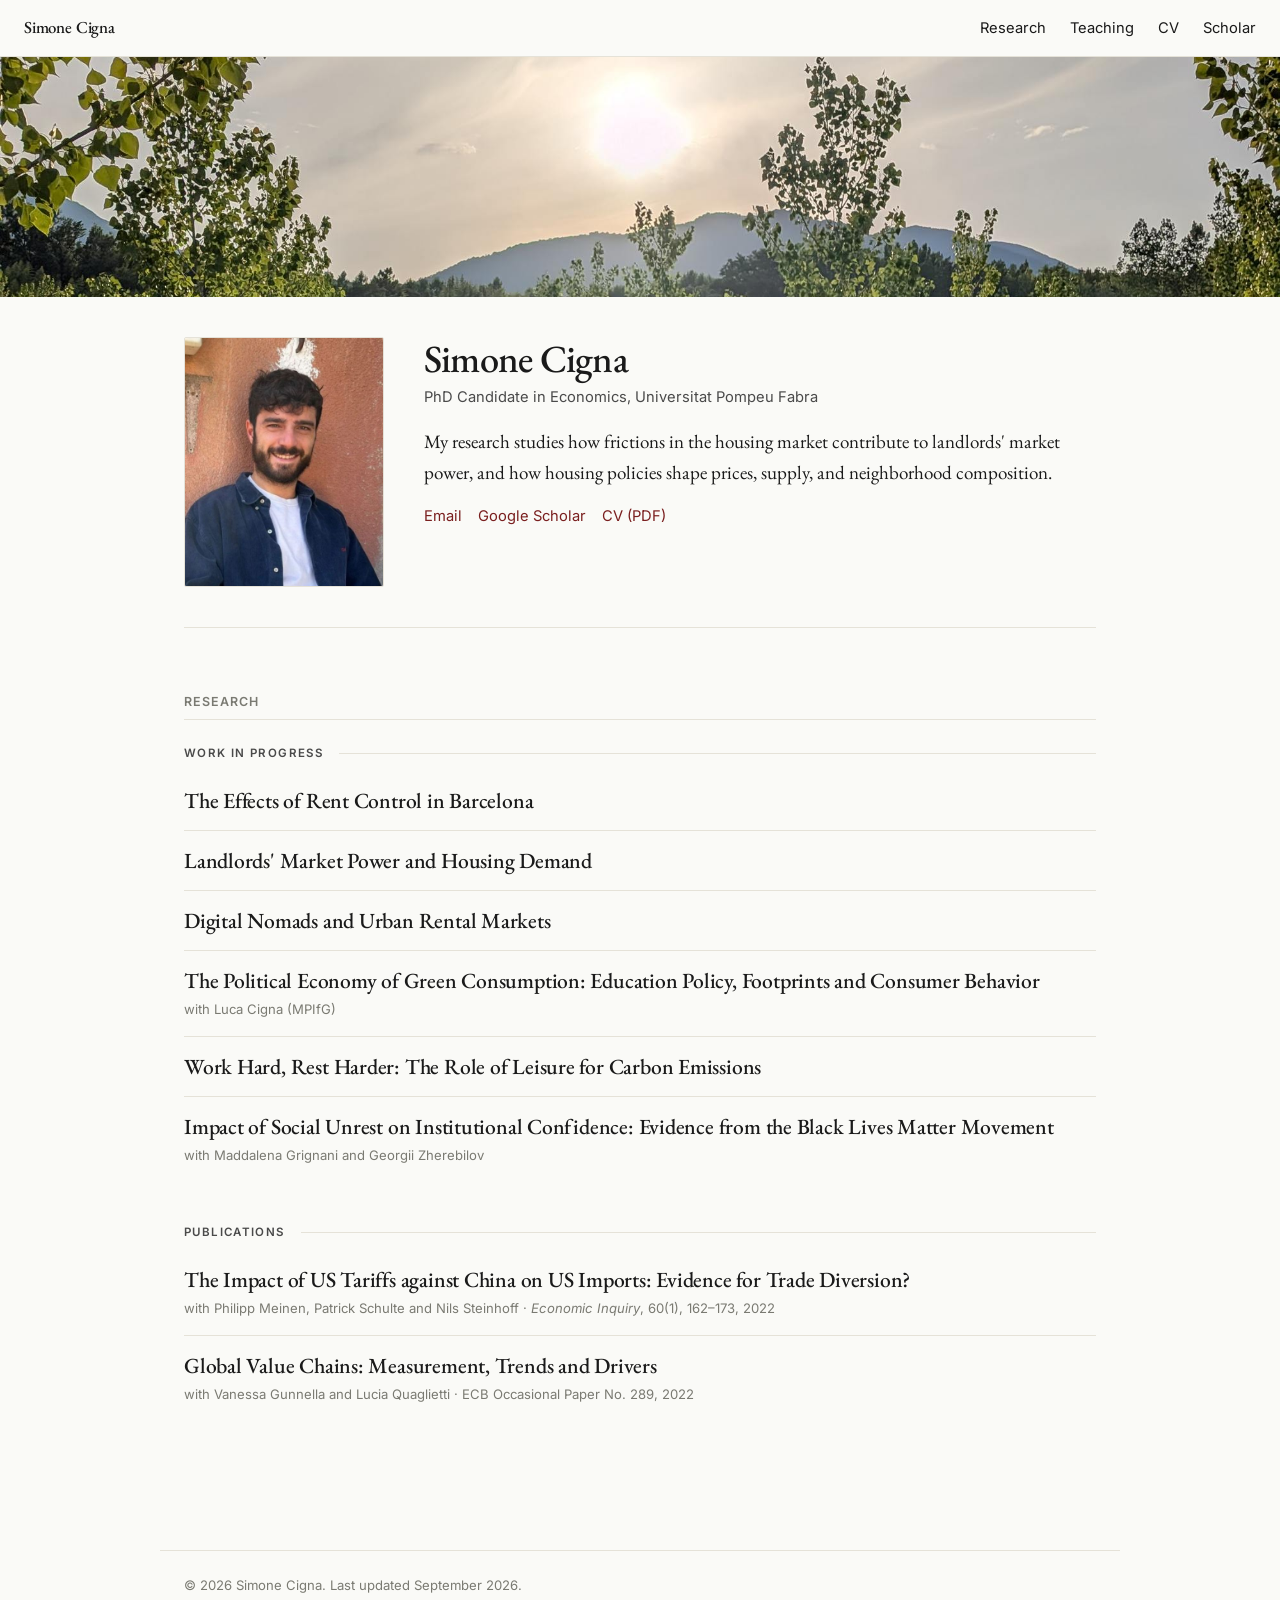
<file: index.html>
<!doctype html>
<html lang="en">
<head>
  <meta charset="utf-8" />
  <meta name="viewport" content="width=device-width, initial-scale=1" />
  <title>Simone Cigna — Urban Economist</title>
  <meta name="description" content="Personal website of Simone Cigna, PhD candidate in economics at Universitat Pompeu Fabra." />
  <link rel="preconnect" href="https://fonts.googleapis.com" />
  <link rel="preconnect" href="https://fonts.gstatic.com" crossorigin />
  <link href="https://fonts.googleapis.com/css2?family=EB+Garamond:ital,wght@0,400;0,500;0,600;1,400&family=Inter:wght@400;500;600&display=swap" rel="stylesheet" />
  <link rel="stylesheet" href="style.css" />
</head>
<body>
  <nav class="topnav">
    <a href="#top" class="brand">Simone Cigna</a>
    <ul>
      <li><a href="#research">Research</a></li>
      <li><a href="teaching.html">Teaching</a></li>
      <li><a href="assets/cv.pdf">CV</a></li>
      <li><a href="https://scholar.google.com/citations?user=DBjdijIAAAAJ">Scholar</a></li>
    </ul>
  </nav>

  <img id="top" class="banner" src="assets/banner.jpg" alt="Sun setting over rows of young poplar trees, with mountains in the distance" />

  <main>
    <header class="intro">
      <img class="headshot" src="assets/photo.jpg" alt="Portrait of Simone Cigna" />
      <div class="intro-text">
        <h1>Simone Cigna</h1>
        <p class="affiliation">PhD Candidate in Economics, Universitat Pompeu Fabra</p>
        <p>
          My research studies how frictions in the housing market contribute to
          landlords' market power, and how housing policies shape prices, supply,
          and neighborhood composition.
        </p>
        <ul class="contact">
          <li><a href="mailto:simone.cigna@upf.edu">Email</a></li>
          <li><a href="https://scholar.google.com/citations?user=DBjdijIAAAAJ">Google&nbsp;Scholar</a></li>
          <li><a href="assets/cv.pdf">CV (PDF)</a></li>
        </ul>
      </div>
    </header>

    <section id="research">
      <h2>Research</h2>

      <h3 class="subsection-label">Work in Progress</h3>

      <article class="paper">
        <div class="paper-body">
          <h3>The Effects of Rent Control in Barcelona</h3>
        </div>
      </article>

      <article class="paper">
        <div class="paper-body">
          <h3>Landlords' Market Power and Housing Demand</h3>
        </div>
      </article>

      <article class="paper">
        <div class="paper-body">
          <h3>Digital Nomads and Urban Rental Markets</h3>
        </div>
      </article>

      <article class="paper">
        <div class="paper-body">
          <h3>The Political Economy of Green Consumption: Education Policy, Footprints and Consumer Behavior</h3>
          <p class="meta">with Luca Cigna (MPIfG)</p>
        </div>
      </article>

      <article class="paper">
        <div class="paper-body">
          <h3>Work Hard, Rest Harder: The Role of Leisure for Carbon Emissions</h3>
        </div>
      </article>

      <article class="paper">
        <div class="paper-body">
          <h3>Impact of Social Unrest on Institutional Confidence: Evidence from the Black Lives Matter Movement</h3>
          <p class="meta">with Maddalena Grignani and Georgii Zherebilov</p>
        </div>
      </article>

      <h3 class="subsection-label">Publications</h3>

      <article class="paper">
        <div class="paper-body">
          <h3>The Impact of US Tariffs against China on US Imports: Evidence for Trade Diversion?</h3>
          <p class="meta">with Philipp Meinen, Patrick Schulte and Nils Steinhoff · <em>Economic Inquiry</em>, 60(1), 162–173, 2022</p>
        </div>
      </article>

      <article class="paper">
        <div class="paper-body">
          <h3>Global Value Chains: Measurement, Trends and Drivers</h3>
          <p class="meta">with Vanessa Gunnella and Lucia Quaglietti · ECB Occasional Paper No. 289, 2022</p>
        </div>
      </article>
    </section>
  </main>

  <footer>
    <p>© <span id="year">2026</span> Simone Cigna. Last updated September 2026.</p>
  </footer>

  <script>
    document.getElementById('year').textContent = new Date().getFullYear();
  </script>
</body>
</html>
</file>
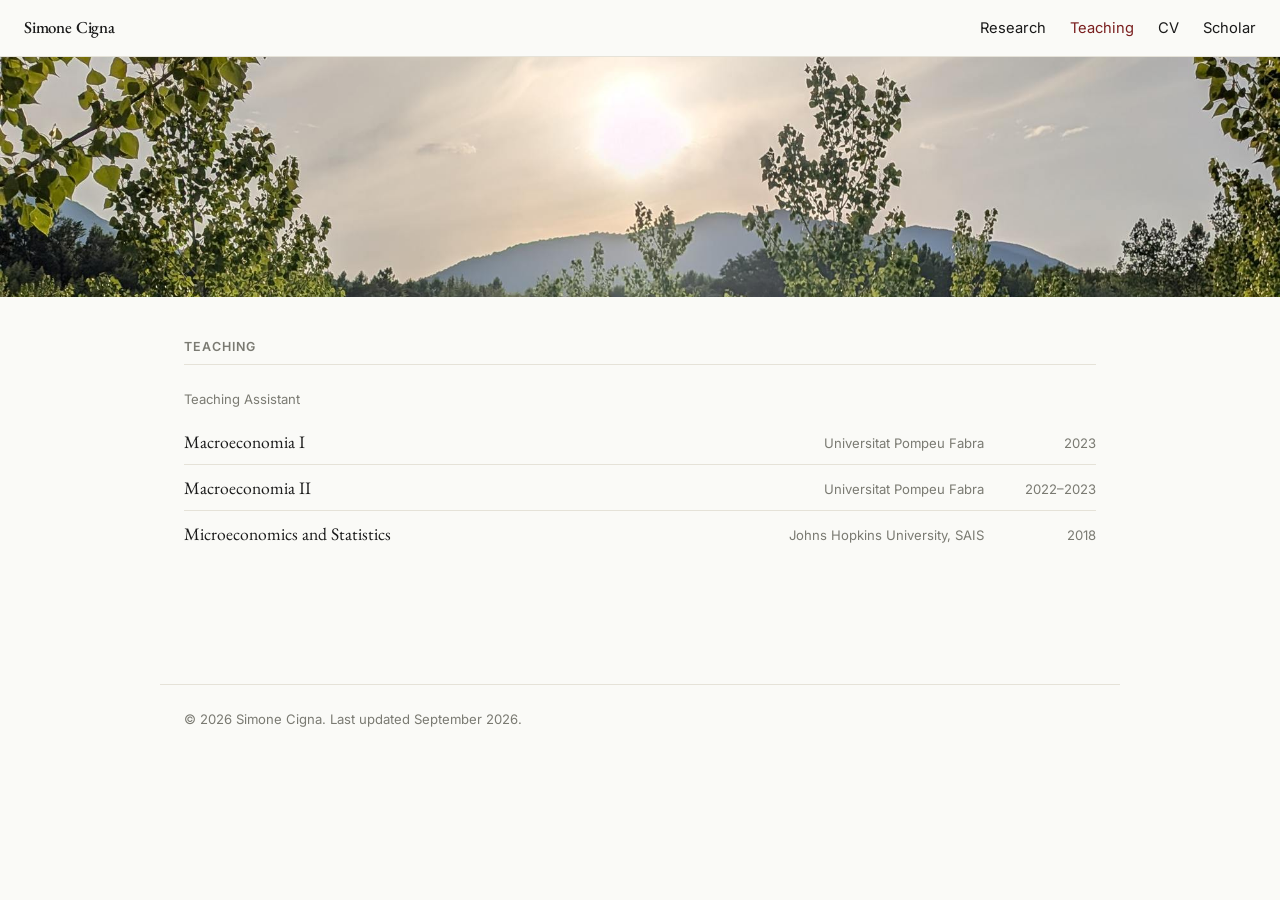
<file: teaching.html>
<!doctype html>
<html lang="en">
<head>
  <meta charset="utf-8" />
  <meta name="viewport" content="width=device-width, initial-scale=1" />
  <title>Teaching — Simone Cigna</title>
  <meta name="description" content="Teaching experience of Simone Cigna, PhD candidate in economics at Universitat Pompeu Fabra." />
  <link rel="preconnect" href="https://fonts.googleapis.com" />
  <link rel="preconnect" href="https://fonts.gstatic.com" crossorigin />
  <link href="https://fonts.googleapis.com/css2?family=EB+Garamond:ital,wght@0,400;0,500;0,600;1,400&family=Inter:wght@400;500;600&display=swap" rel="stylesheet" />
  <link rel="stylesheet" href="style.css" />
</head>
<body>
  <nav class="topnav">
    <a href="index.html" class="brand">Simone Cigna</a>
    <ul>
      <li><a href="index.html#research">Research</a></li>
      <li><a href="teaching.html" aria-current="page">Teaching</a></li>
      <li><a href="assets/cv.pdf">CV</a></li>
      <li><a href="https://scholar.google.com/citations?user=DBjdijIAAAAJ">Scholar</a></li>
    </ul>
  </nav>

  <img class="banner" src="assets/banner.jpg" alt="Sun setting over rows of young poplar trees, with mountains in the distance" />

  <main>
    <section id="teaching">
      <h2>Teaching</h2>
      <p class="teaching-note">Teaching Assistant</p>
      <ul class="teaching">
        <li>
          <span class="course">Macroeconomia I</span>
          <span class="where">Universitat Pompeu Fabra</span>
          <span class="when">2023</span>
        </li>
        <li>
          <span class="course">Macroeconomia II</span>
          <span class="where">Universitat Pompeu Fabra</span>
          <span class="when">2022–2023</span>
        </li>
        <li>
          <span class="course">Microeconomics and Statistics</span>
          <span class="where">Johns Hopkins University, SAIS</span>
          <span class="when">2018</span>
        </li>
      </ul>
    </section>
  </main>

  <footer>
    <p>© <span id="year">2026</span> Simone Cigna. Last updated September 2026.</p>
  </footer>

  <script>
    document.getElementById('year').textContent = new Date().getFullYear();
  </script>
</body>
</html>
</file>
<file: style.css>
:root {
  --bg: #fafaf7;
  --surface: #ffffff;
  --ink: #1a1a1a;
  --ink-soft: #4a4a4a;
  --muted: #7a7a72;
  --rule: #e5e2d8;
  --accent: #7a1f1f;
  --accent-soft: #a34a4a;

  --serif: "EB Garamond", Georgia, "Times New Roman", serif;
  --sans: "Inter", -apple-system, BlinkMacSystemFont, "Segoe UI", sans-serif;

  --w-main: 960px;
  --s-1: 0.5rem;
  --s-2: 1rem;
  --s-3: 1.5rem;
  --s-4: 2.5rem;
  --s-5: 4rem;
}

*, *::before, *::after { box-sizing: border-box; }
html { scroll-behavior: smooth; }

body {
  margin: 0;
  background: var(--bg);
  color: var(--ink);
  font-family: var(--serif);
  font-size: 19px;
  line-height: 1.65;
  -webkit-font-smoothing: antialiased;
  text-rendering: optimizeLegibility;
}

/* NAV */
.topnav {
  position: sticky;
  top: 0;
  z-index: 10;
  background: rgba(250, 250, 247, 0.92);
  backdrop-filter: saturate(140%) blur(8px);
  border-bottom: 1px solid var(--rule);
  display: flex;
  justify-content: space-between;
  align-items: center;
  padding: 0.9rem 1.5rem;
  font-family: var(--sans);
  font-size: 0.92rem;
}
.topnav .brand {
  font-family: var(--serif);
  font-weight: 500;
  font-size: 1.05rem;
  letter-spacing: -0.01em;
}
.topnav ul {
  list-style: none;
  display: flex;
  gap: 1.5rem;
  margin: 0;
  padding: 0;
}
.topnav a {
  color: var(--ink);
  text-decoration: none;
}
.topnav a:hover,
.topnav a[aria-current="page"] { color: var(--accent); }

/* MAIN */
main {
  max-width: var(--w-main);
  margin: 0 auto;
  padding: var(--s-4) 1.5rem var(--s-5);
}

/* INTRO */
.intro {
  display: grid;
  grid-template-columns: auto 1fr;
  gap: var(--s-4);
  align-items: start;
  margin-bottom: var(--s-5);
  padding-bottom: var(--s-4);
  border-bottom: 1px solid var(--rule);
}
.intro h1 {
  font-family: var(--serif);
  font-weight: 500;
  font-size: 2.4rem;
  line-height: 1.1;
  letter-spacing: -0.02em;
  margin: 0 0 0.35rem;
}
.intro .affiliation {
  font-family: var(--sans);
  font-size: 0.92rem;
  color: var(--ink-soft);
  margin: 0 0 var(--s-2);
}
.intro-text p {
  margin: 0 0 var(--s-2);
}
.intro .contact {
  list-style: none;
  padding: 0;
  margin: var(--s-2) 0 0;
  display: flex;
  flex-wrap: wrap;
  gap: 0.25rem 1rem;
  font-family: var(--sans);
  font-size: 0.92rem;
}
.intro .contact a {
  color: var(--accent);
  text-decoration: none;
  border-bottom: 1px solid transparent;
  transition: border-color 120ms ease, color 120ms ease;
}
.intro .contact a:hover {
  color: var(--accent-soft);
  border-bottom-color: var(--accent-soft);
}
.headshot {
  width: 200px;
  height: auto;
  border-radius: 2px;
  border: 1px solid var(--rule);
  display: block;
  background: var(--surface);
}

/* SECTIONS */
section { margin-bottom: var(--s-5); }
section h2 {
  font-family: var(--sans);
  text-transform: uppercase;
  letter-spacing: 0.08em;
  font-size: 0.78rem;
  color: var(--muted);
  font-weight: 600;
  margin: 0 0 var(--s-3);
  padding-bottom: 0.4rem;
  border-bottom: 1px solid var(--rule);
}
section p {
  margin: 0 0 var(--s-2);
}
section p + p { margin-top: var(--s-2); }

/* BANNER — full-width photo strip under the nav */
.banner {
  display: block;
  width: 100%;
  height: 240px;
  object-fit: cover;
  object-position: center 38%;
}

/* SUBSECTION LABEL — small caps label with a rule running to the right */
.subsection-label {
  display: flex;
  align-items: center;
  gap: var(--s-2);
  margin: var(--s-4) 0 var(--s-3);
  font-family: var(--sans);
  font-size: 0.72rem;
  font-weight: 600;
  letter-spacing: 0.12em;
  text-transform: uppercase;
  color: var(--ink-soft);
}
.subsection-label::after {
  content: "";
  flex: 1;
  height: 1px;
  background: var(--rule);
}
section h2 + .subsection-label { margin-top: 0; }

/* PAPER */
.paper {
  padding: var(--s-2) 0;
  border-top: 1px solid var(--rule);
}
.subsection-label + .paper { border-top: none; padding-top: 0; }
.paper-body h3 {
  font-family: var(--serif);
  font-weight: 500;
  font-size: 1.35rem;
  line-height: 1.25;
  letter-spacing: -0.01em;
  margin: 0;
}
.paper-body h3 + .meta { margin-top: 0.3rem; }
.paper-body .meta {
  font-family: var(--sans);
  font-size: 0.82rem;
  color: var(--muted);
  margin: 0;
}
.paper-body .abstract {
  font-size: 0.98rem;
  color: var(--ink-soft);
  margin: 0 0 var(--s-2);
}

/* TEACHING — one row per course: course · institution · years */
.teaching-note {
  font-family: var(--sans);
  font-size: 0.82rem;
  color: var(--muted);
  margin: 0 0 var(--s-1);
}
.teaching {
  list-style: none;
  padding: 0;
  margin: 0;
}
.teaching li {
  display: grid;
  grid-template-columns: 1fr auto auto;
  gap: var(--s-3);
  align-items: baseline;
  padding: var(--s-1) 0;
  border-bottom: 1px solid var(--rule);
}
.teaching li:last-child { border-bottom: none; }
.teaching .course { font-size: 1.1rem; }
.teaching .where,
.teaching .when {
  font-family: var(--sans);
  font-size: 0.82rem;
  color: var(--muted);
}
.teaching .when { min-width: 5.5rem; text-align: right; }

/* FOOTER */
footer {
  max-width: var(--w-main);
  margin: 0 auto;
  padding: var(--s-3) 1.5rem var(--s-4);
  font-family: var(--sans);
  font-size: 0.82rem;
  color: var(--muted);
  border-top: 1px solid var(--rule);
}
footer p { margin: 0; }

/* RESPONSIVE */
@media (max-width: 720px) {
  body { font-size: 18px; }
  main { padding-top: var(--s-4); }
  .intro {
    grid-template-columns: 1fr;
    gap: var(--s-3);
  }
  .intro h1 { font-size: 2rem; }
  .headshot { width: 150px; }
  .banner { height: 150px; }
  .teaching li { grid-template-columns: 1fr auto; gap: 0 var(--s-2); }
  .teaching .where { grid-row: 2; }
  .topnav {
    padding: 0.7rem 1rem;
    flex-wrap: wrap;
    gap: 0.25rem 1rem;
  }
  .topnav ul { gap: 1rem; flex-wrap: wrap; }
  .topnav .brand { font-size: 0.98rem; }
}
</file>
